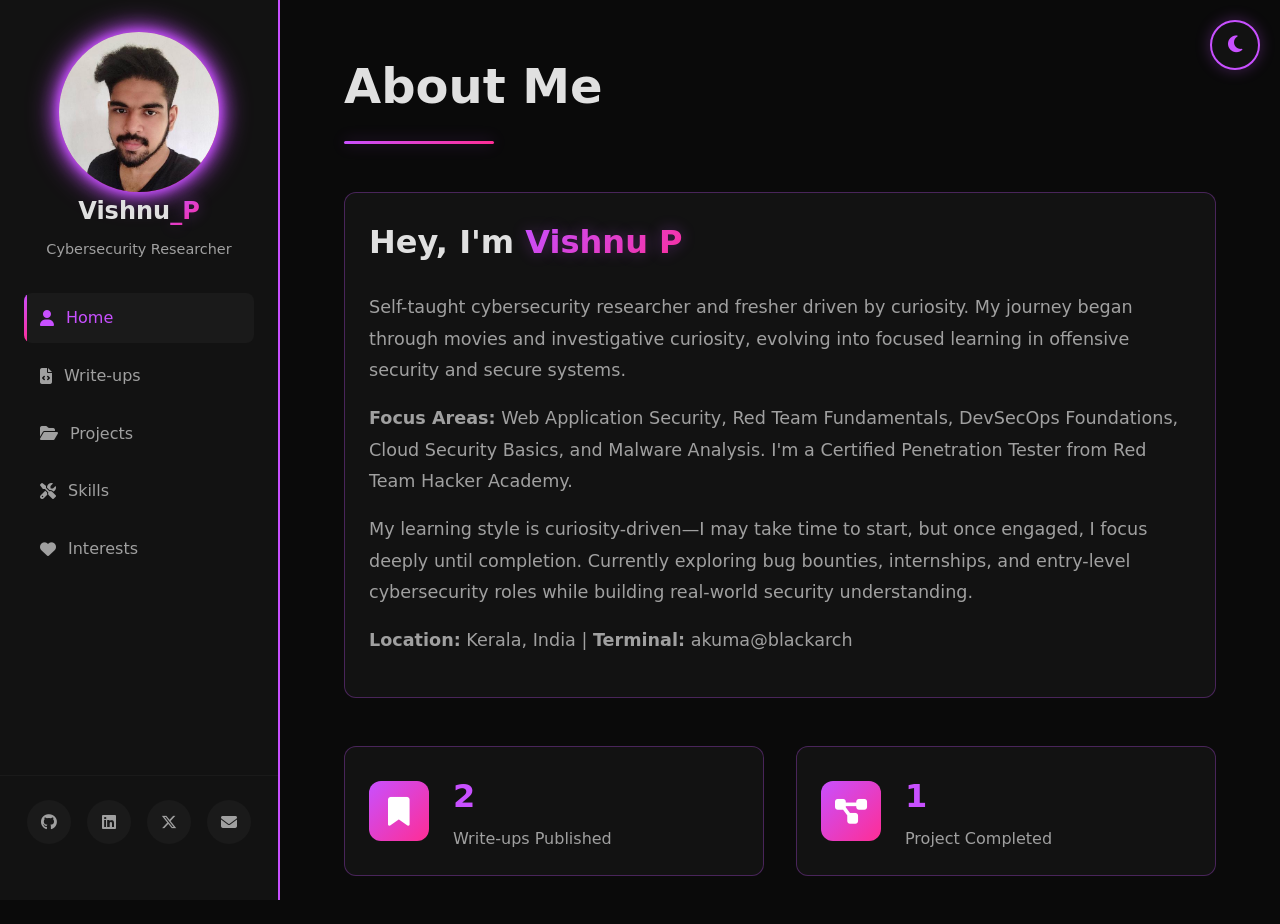
<file: index.html>
<!DOCTYPE html>
<html lang="en">
<head>
    <meta charset="UTF-8">
    <meta name="viewport" content="width=device-width, initial-scale=1.0">
    <title>Vishnu P | Cybersecurity Researcher (Fresher)</title>
    <link rel="stylesheet" href="assets/css/style.css">
    <link rel="stylesheet" href="https://cdnjs.cloudflare.com/ajax/libs/font-awesome/6.5.1/css/all.min.css">
</head>
<body>
    <button id="theme-toggle" class="theme-toggle" aria-label="Toggle theme">
        <i class="fas fa-moon"></i>
    </button>

    <aside class="sidebar" id="sidebar">
        <div class="sidebar-header">
           <div class="profile-img">
    <div class="avatar-placeholder">
        <img src="images/profile.jpg" alt="Profile Picture">
    </div>
</div>

            <h2 class="site-title">Vishnu<span class="neon-text">_P</span></h2>
            <p class="site-tagline">Cybersecurity Researcher</p>
        </div>

        <nav class="nav-menu">
            <ul>
                <li><a href="index.html" class="nav-link active"><i class="fas fa-user"></i> Home</a></li>
                <li><a href="writeups.html" class="nav-link"><i class="fas fa-file-code"></i> Write-ups</a></li>
                <li><a href="projects.html" class="nav-link"><i class="fas fa-folder-open"></i> Projects</a></li>
                <li><a href="#skills" class="nav-link"><i class="fas fa-tools"></i> Skills</a></li>
                <li><a href="#interests" class="nav-link"><i class="fas fa-heart"></i> Interests</a></li>
            </ul>
        </nav>

        <div class="social-links">
    <a href="https://github.com/v-dedsec" target="_blank" class="social-icon" aria-label="GitHub">
        <i class="fa-brands fa-github"></i>
    </a>

    <a href="https://www.linkedin.com/in/vishnu00p" target="_blank" class="social-icon" aria-label="LinkedIn">
        <i class="fa-brands fa-linkedin"></i>
    </a>

    <a href="https://x.com/vv9569117" target="_blank" class="social-icon" aria-label="Twitter / X">
        <i class="fa-brands fa-x-twitter"></i>
    </a>

    <a href="mailto:vv9569117@gmail.com" class="social-icon" aria-label="Email">
        <i class="fa-solid fa-envelope"></i>
    </a>
</div>


        <button class="mobile-toggle" id="mobile-toggle" aria-label="Toggle menu">
            <span class="hamburger-line"></span>
            <span class="hamburger-line"></span>
            <span class="hamburger-line"></span>
        </button>
    </aside>

    <div class="mobile-backdrop" id="mobile-backdrop"></div>

    <main class="main-content">
        <section id="about" class="content-section active">
            <div class="section-header">
                <h1 class="glitch" data-text="About Me">About Me</h1>
                <div class="header-line"></div>
            </div>

            <div class="about-content">
                <div class="intro-box neon-box">
                    <h2>Hey, I'm <span class="neon-text">Vishnu P</span></h2>
                    <p>Self-taught cybersecurity researcher and fresher driven by curiosity. My journey began through movies and investigative curiosity, evolving into focused learning in offensive security and secure systems.</p>

                    <p><strong>Focus Areas:</strong> Web Application Security, Red Team Fundamentals, DevSecOps Foundations, Cloud Security Basics, and Malware Analysis. I'm a Certified Penetration Tester from Red Team Hacker Academy.</p>

                    <p>My learning style is curiosity-driven—I may take time to start, but once engaged, I focus deeply until completion. Currently exploring bug bounties, internships, and entry-level cybersecurity roles while building real-world security understanding.</p>

                    <p><strong>Location:</strong> Kerala, India | <strong>Terminal:</strong> akuma@blackarch</p>
                </div>

                <div class="quick-stats">
                    <div class="stat-card neon-box">
                        <div class="stat-icon"><i class="fas fa-bookmark"></i></div>
                        <div class="stat-info">
                            <h3>2</h3>
                            <p>Write-ups Published</p>
                        </div>
                    </div>
                    <div class="stat-card neon-box">
                        <div class="stat-icon"><i class="fas fa-project-diagram"></i></div>
                        <div class="stat-info">
                            <h3>1</h3>
                            <p>Project Completed</p>
                        </div>
                    </div>
                  
                </div>
            </div>
        </section>

        <section id="skills" class="content-section">
            <div class="section-header">
                <h1 class="glitch" data-text="Skills & Tools">Skills & Tools</h1>
                <div class="header-line"></div>
            </div>

            <div class="skills-container">
                <div class="skill-category neon-box">
                    <h3><i class="fas fa-crosshairs"></i> Penetration Testing</h3>
                    <div class="skill-list">
                        <div class="skill-item"><i class="fas fa-terminal"></i> <span>Burp Suite</span></div>
                        <div class="skill-item"><i class="fas fa-terminal"></i> <span>Metasploit</span></div>
                        <div class="skill-item"><i class="fas fa-terminal"></i> <span>Nmap</span></div>
                        <div class="skill-item"><i class="fas fa-terminal"></i> <span>Nuclei</span></div>
                        <div class="skill-item"><i class="fas fa-terminal"></i> <span>SQLMap</span></div>
                        <div class="skill-item"><i class="fas fa-terminal"></i> <span>Gobuster</span></div>
                    </div>
                </div>

                <div class="skill-category neon-box">
                    <h3><i class="fas fa-code"></i> Programming & Scripting</h3>
                    <div class="skill-list">
                        <div class="skill-item"><i class="fab fa-python"></i> <span>Python</span></div>
                        <div class="skill-item"><i class="fas fa-terminal"></i> <span>Bash</span></div>
                        <div class="skill-item"><i class="fab fa-js"></i> <span>JavaScript</span></div>
                        <div class="skill-item"><i class="fas fa-sparkles"></i> <span>AI-assisted Development</span></div>
                    </div>
                </div>

                <div class="skill-category neon-box">
                    <h3><i class="fas fa-microscope"></i> DevSecOps & Cloud</h3>
                    <div class="skill-list">
                        <div class="skill-item"><i class="fas fa-docker"></i> <span>Docker</span></div>
                        <div class="skill-item"><i class="fab fa-linux"></i> <span>Linux Security</span></div>
                        <div class="skill-item"><i class="fas fa-cloud"></i> <span>Cloud Security</span></div>
                        <div class="skill-item"><i class="fas fa-lock"></i> <span>CI/CD Security</span></div>
                    </div>
                </div>

                <div class="skill-category neon-box">
                    <h3><i class="fas fa-book"></i> Core Concepts</h3>
                    <div class="skill-list">
                        <div class="skill-item"><i class="fas fa-network-wired"></i> <span>Networking Fundamentals</span></div>
                        <div class="skill-item"><i class="fab fa-linux"></i> <span>Linux Basics</span></div>
                        <div class="skill-item"><i class="fas fa-globe"></i> <span>Web Architecture</span></div>
                        <div class="skill-item"><i class="fas fa-shield-alt"></i> <span>Security Fundamentals</span></div>
                    </div>
                </div>
            </div>
        </section>

        <section id="interests" class="content-section">
            <div class="section-header">
                <h1 class="glitch" data-text="Interests">Interests</h1>
                <div class="header-line"></div>
            </div>

            <div class="interests-grid">
                <div class="interest-card neon-box">
                    <div class="interest-icon"><i class="fas fa-shield-alt"></i></div>
                    <h3>Cybersecurity Research</h3>
                    <p>Driven by curiosity to explore offensive security, red teaming fundamentals, and vulnerability analysis. Learning hands-on with experimental projects and real-world scenarios.</p>
                </div>

                <div class="interest-card neon-box">
                    <div class="interest-icon"><i class="fas fa-film"></i></div>
                    <h3>Anime & Cyberpunk Culture</h3>
                    <p>Passionate about anime, cyberpunk narratives, and hacker culture. These interests sparked my cybersecurity journey and continue to inspire my approach to technology.</p>
                </div>

                <div class="interest-card neon-box">
                    <div class="interest-icon"><i class="fas fa-terminal"></i></div>
                    <h3>Red Team & Penetration Testing</h3>
                    <p>Focused on learning red team fundamentals with an enumeration mindset. Certified Penetration Tester exploring methodologies and building practical attack skills.</p>
                </div>

                <div class="interest-card neon-box">
                    <div class="interest-icon"><i class="fas fa-laptop-code"></i></div>
                    <h3>Web & Cloud Security</h3>
                    <p>Exploring web application security, DevSecOps foundations, and cloud security basics. Building understanding through labs, automation, and hands-on projects.</p>
                </div>

                <div class="interest-card neon-box">
                    <div class="interest-icon"><i class="fas fa-graduation-cap"></i></div>
                    <h3>Continuous Learning</h3>
                    <p>Curiosity-driven learning approach with focus on depth and completion. Actively working through TryHackMe labs, certifications, and self-directed security research.</p>
                </div>

                <div class="interest-card neon-box">
                    <div class="interest-icon"><i class="fas fa-rocket"></i></div>
                    <h3>Bug Bounties & Career</h3>
                    <p>Preparing for bug bounty programs while exploring internships and entry-level cybersecurity roles. Building real-world experience and contributing to security research community.</p>
                </div>
            </div>
        </section>
    </main>

    <script src="assets/js/script.js"></script>
</body>
</html>
</file>
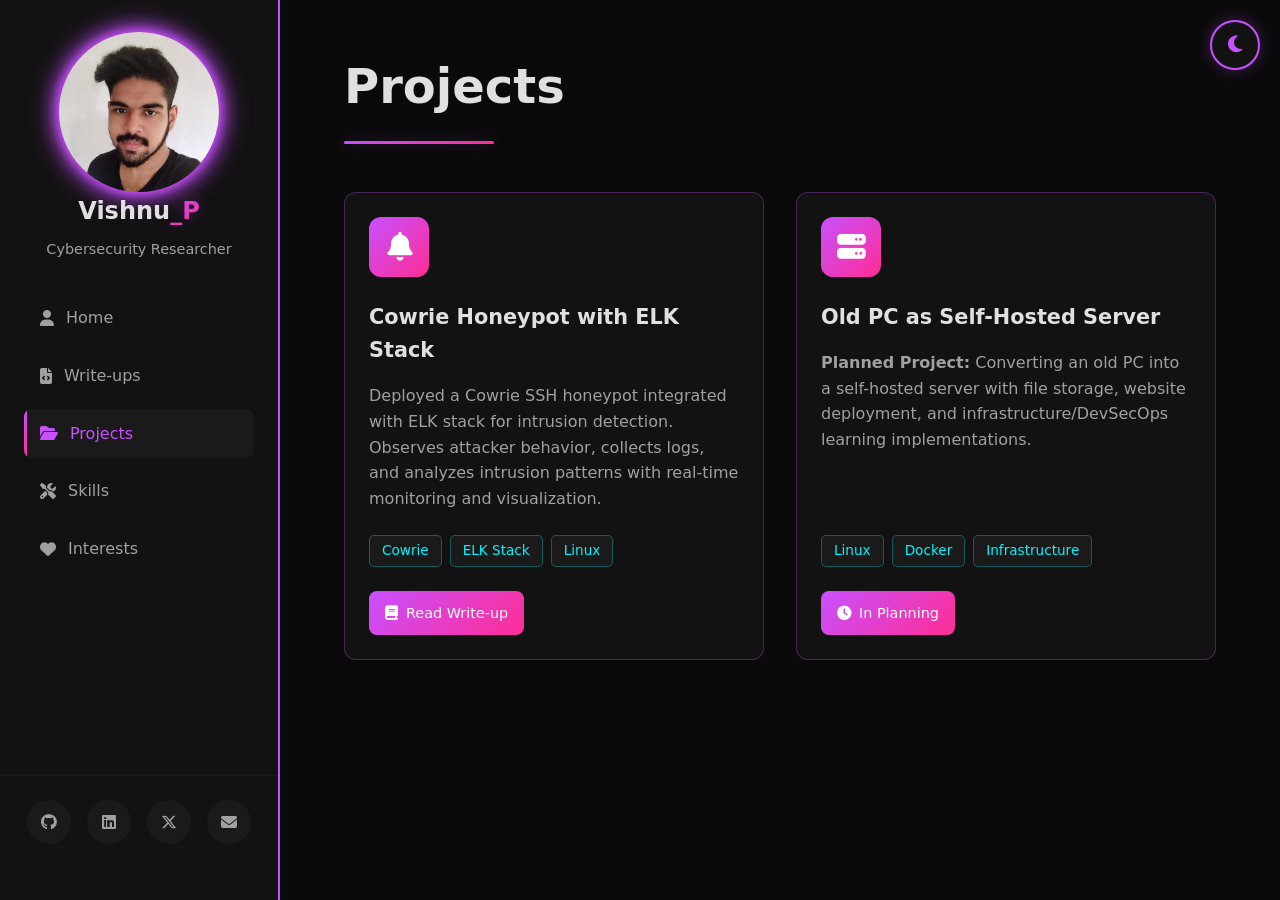
<file: projects.html>
<!DOCTYPE html>
<html lang="en">
<head>
    <meta charset="UTF-8">
    <meta name="viewport" content="width=device-width, initial-scale=1.0">
    <title>Projects | Vishnu P</title>
    <link rel="stylesheet" href="assets/css/style.css">
    <link rel="stylesheet" href="https://cdnjs.cloudflare.com/ajax/libs/font-awesome/6.5.1/css/all.min.css">
</head>
<body>
    <button id="theme-toggle" class="theme-toggle" aria-label="Toggle theme">
        <i class="fas fa-moon"></i>
    </button>

    <aside class="sidebar" id="sidebar">
        <div class="sidebar-header">
            <div class="profile-img">
                <div class="avatar-placeholder">
                    <img src="images/profile.jpg" alt="Profile Picture">
                </div>
            </div>

            <h2 class="site-title">Vishnu<span class="neon-text">_P</span></h2>
            <p class="site-tagline">Cybersecurity Researcher</p>
        </div>

        <nav class="nav-menu">
            <ul>
                <li><a href="index.html" class="nav-link"><i class="fas fa-user"></i> Home</a></li>
                <li><a href="writeups.html" class="nav-link"><i class="fas fa-file-code"></i> Write-ups</a></li>
                <li><a href="projects.html" class="nav-link active"><i class="fas fa-folder-open"></i> Projects</a></li>
                <li><a href="index.html#skills" class="nav-link"><i class="fas fa-tools"></i> Skills</a></li>
                <li><a href="index.html#interests" class="nav-link"><i class="fas fa-heart"></i> Interests</a></li>
            </ul>
        </nav>

        <div class="social-links">
            <a href="https://github.com/v-dedsec" target="_blank" class="social-icon" aria-label="GitHub">
                <i class="fa-brands fa-github"></i>
            </a>

            <a href="https://www.linkedin.com/in/vishnu00p" target="_blank" class="social-icon" aria-label="LinkedIn">
                <i class="fa-brands fa-linkedin"></i>
            </a>

            <a href="https://x.com/vv9569117" target="_blank" class="social-icon" aria-label="Twitter / X">
                <i class="fa-brands fa-x-twitter"></i>
            </a>

            <a href="mailto:vv9569117@gmail.com" class="social-icon" aria-label="Email">
                <i class="fa-solid fa-envelope"></i>
            </a>
        </div>

        <button class="mobile-toggle" id="mobile-toggle" aria-label="Toggle menu">
            <span class="hamburger-line"></span>
            <span class="hamburger-line"></span>
            <span class="hamburger-line"></span>
        </button>
    </aside>

    <div class="mobile-backdrop" id="mobile-backdrop"></div>

    <main class="main-content">
        <section class="content-section active">
            <div class="section-header">
                <h1 class="glitch" data-text="Projects">Projects</h1>
                <div class="header-line"></div>
            </div>

            <div class="projects-grid">
                <div class="project-card neon-box">
                    <div class="project-icon"><i class="fas fa-bell"></i></div>
                    <h3>Cowrie Honeypot with ELK Stack</h3>
                    <p>Deployed a Cowrie SSH honeypot integrated with ELK stack for intrusion detection. Observes attacker behavior, collects logs, and analyzes intrusion patterns with real-time monitoring and visualization.</p>
                    <div class="project-tech">
                        <span>Cowrie</span>
                        <span>ELK Stack</span>
                        <span>Linux</span>
                    </div>
                    <div class="project-links">
                        <a href="https://medium.com/@vv9569117/deploying-a-cowrie-honeypot-with-elk-stack-for-intrusion-detection-2da619762e67" target="_blank" class="btn-link"><i class="fas fa-book"></i> Read Write-up</a>
                    </div>
                </div>

                <div class="project-card neon-box">
                    <div class="project-icon"><i class="fas fa-server"></i></div>
                    <h3>Old PC as Self-Hosted Server</h3>
                    <p><strong>Planned Project:</strong> Converting an old PC into a self-hosted server with file storage, website deployment, and infrastructure/DevSecOps learning implementations.</p>
                    <div class="project-tech">
                        <span>Linux</span>
                        <span>Docker</span>
                        <span>Infrastructure</span>
                    </div>
                    <div class="project-links">
                        <a href="#projects" class="btn-link"><i class="fas fa-clock"></i> In Planning</a>
                    </div>
                </div>
            </div>
        </section>
    </main>

    <script src="assets/js/script.js"></script>
</body>
</html>
</file>
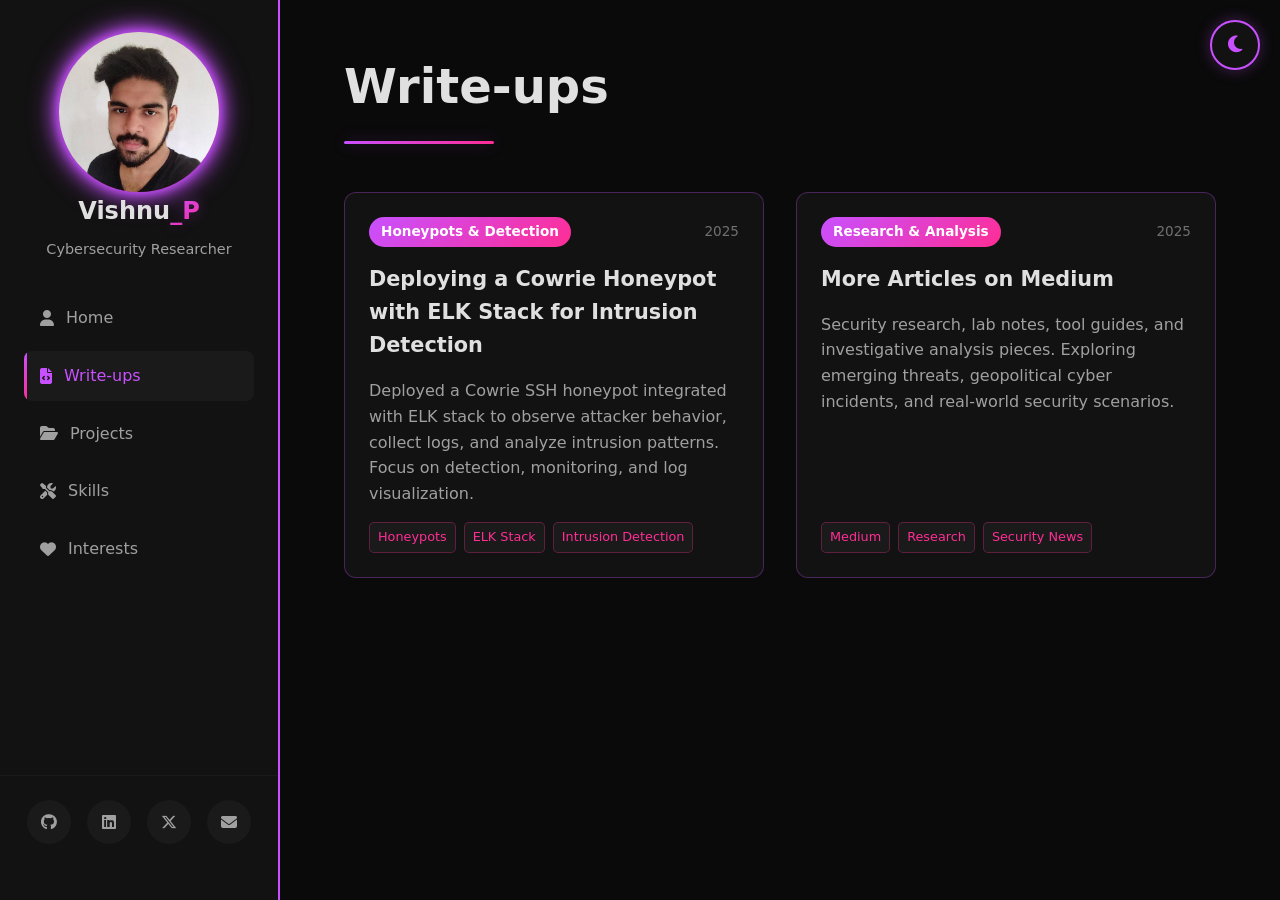
<file: writeups.html>
<!DOCTYPE html>
<html lang="en">
<head>
    <meta charset="UTF-8">
    <meta name="viewport" content="width=device-width, initial-scale=1.0">
    <title>Write-ups | Vishnu P</title>
    <link rel="stylesheet" href="assets/css/style.css">
    <link rel="stylesheet" href="https://cdnjs.cloudflare.com/ajax/libs/font-awesome/6.5.1/css/all.min.css">
</head>
<body>
    <button id="theme-toggle" class="theme-toggle" aria-label="Toggle theme">
        <i class="fas fa-moon"></i>
    </button>

    <aside class="sidebar" id="sidebar">
        <div class="sidebar-header">
            <div class="profile-img">
                <div class="avatar-placeholder">
                    <img src="images/profile.jpg" alt="Profile Picture">
                </div>
            </div>

            <h2 class="site-title">Vishnu<span class="neon-text">_P</span></h2>
            <p class="site-tagline">Cybersecurity Researcher</p>
        </div>

        <nav class="nav-menu">
            <ul>
                <li><a href="index.html" class="nav-link"><i class="fas fa-user"></i> Home</a></li>
                <li><a href="writeups.html" class="nav-link active"><i class="fas fa-file-code"></i> Write-ups</a></li>
                <li><a href="projects.html" class="nav-link"><i class="fas fa-folder-open"></i> Projects</a></li>
                <li><a href="index.html#skills" class="nav-link"><i class="fas fa-tools"></i> Skills</a></li>
                <li><a href="index.html#interests" class="nav-link"><i class="fas fa-heart"></i> Interests</a></li>
            </ul>
        </nav>

        <div class="social-links">
            <a href="https://github.com/v-dedsec" target="_blank" class="social-icon" aria-label="GitHub">
                <i class="fa-brands fa-github"></i>
            </a>

            <a href="https://www.linkedin.com/in/vishnu00p" target="_blank" class="social-icon" aria-label="LinkedIn">
                <i class="fa-brands fa-linkedin"></i>
            </a>

            <a href="https://x.com/vv9569117" target="_blank" class="social-icon" aria-label="Twitter / X">
                <i class="fa-brands fa-x-twitter"></i>
            </a>

            <a href="mailto:vv9569117@gmail.com" class="social-icon" aria-label="Email">
                <i class="fa-solid fa-envelope"></i>
            </a>
        </div>

        <button class="mobile-toggle" id="mobile-toggle" aria-label="Toggle menu">
            <span class="hamburger-line"></span>
            <span class="hamburger-line"></span>
            <span class="hamburger-line"></span>
        </button>
    </aside>

    <div class="mobile-backdrop" id="mobile-backdrop"></div>

    <main class="main-content">
        <section class="content-section active">
            <div class="section-header">
                <h1 class="glitch" data-text="Write-ups">Write-ups</h1>
                <div class="header-line"></div>
            </div>

            <div class="writeups-grid">
                <article class="writeup-card neon-box">
                    <div class="card-header">
                        <span class="category-tag">Honeypots & Detection</span>
                        <span class="date">2025</span>
                    </div>
                    <h3><a href="https://medium.com/@vv9569117/deploying-a-cowrie-honeypot-with-elk-stack-for-intrusion-detection-2da619762e67" target="_blank">Deploying a Cowrie Honeypot with ELK Stack for Intrusion Detection</a></h3>
                    <p>Deployed a Cowrie SSH honeypot integrated with ELK stack to observe attacker behavior, collect logs, and analyze intrusion patterns. Focus on detection, monitoring, and log visualization.</p>
                    <div class="card-tags">
                        <span class="tag">Honeypots</span>
                        <span class="tag">ELK Stack</span>
                        <span class="tag">Intrusion Detection</span>
                    </div>
                </article>

                <article class="writeup-card neon-box">
                    <div class="card-header">
                        <span class="category-tag">Research & Analysis</span>
                        <span class="date">2025</span>
                    </div>
                    <h3><a href="https://medium.com/@vv9569117" target="_blank">More Articles on Medium</a></h3>
                    <p>Security research, lab notes, tool guides, and investigative analysis pieces. Exploring emerging threats, geopolitical cyber incidents, and real-world security scenarios.</p>
                    <div class="card-tags">
                        <span class="tag">Medium</span>
                        <span class="tag">Research</span>
                        <span class="tag">Security News</span>
                    </div>
                </article>
            </div>
        </section>
    </main>

    <script src="assets/js/script.js"></script>
</body>
</html>
</file>
<file: assets/css/style.css>
/* ===================================
   CSS Variables for Theme Colors
   =================================== */
:root {
    /* Dark Mode Colors (Default) */
    --bg-primary: #0a0a0a;
    --bg-secondary: #121212;
    --bg-tertiary: #1a1a1a;
    --text-primary: #e0e0e0;
    --text-secondary: #a0a0a0;
    --text-muted: #707070;

    /* Neon Accent Colors */
    --neon-purple: #c850ff;
    --neon-pink: #ff2d95;
    --neon-cyan: #00f5ff;

    /* Gradient Combinations */
    --gradient-primary: linear-gradient(135deg, var(--neon-purple), var(--neon-pink));
    --gradient-secondary: linear-gradient(135deg, var(--neon-pink), var(--neon-purple));

    /* Glow Effects */
    --glow-purple: 0 0 10px var(--neon-purple), 0 0 20px var(--neon-purple), 0 0 30px var(--neon-purple);
    --glow-pink: 0 0 10px var(--neon-pink), 0 0 20px var(--neon-pink), 0 0 30px var(--neon-pink);
    --glow-soft: 0 0 15px rgba(200, 80, 255, 0.3);

    /* Sidebar Width */
    --sidebar-width: 280px;

    /* Transitions */
    --transition-speed: 0.3s;
}

/* Light Mode Colors */
body.light-mode {
    --bg-primary: #f5f5f5;
    --bg-secondary: #ffffff;
    --bg-tertiary: #e8e8e8;
    --text-primary: #1a1a1a;
    --text-secondary: #4a4a4a;
    --text-muted: #6a6a6a;

    /* Keep neon accents for cyberpunk feel */
    --neon-purple: #9d3fcc;
    --neon-pink: #d91b7a;

    --glow-purple: 0 0 10px rgba(157, 63, 204, 0.3), 0 0 20px rgba(157, 63, 204, 0.2);
    --glow-pink: 0 0 10px rgba(217, 27, 122, 0.3), 0 0 20px rgba(217, 27, 122, 0.2);
    --glow-soft: 0 0 15px rgba(157, 63, 204, 0.2);
}

/* ===================================
   Base Styles
   =================================== */
* {
    margin: 0;
    padding: 0;
    box-sizing: border-box;
}

body {
    font-family: 'Inter', 'Segoe UI', system-ui, -apple-system, sans-serif;
    background: var(--bg-primary);
    color: var(--text-primary);
    line-height: 1.6;
    overflow-x: hidden;
    transition: background var(--transition-speed), color var(--transition-speed);
    -webkit-tap-highlight-color: transparent;
    -webkit-touch-callout: none;
}

/* Custom Scrollbar */
::-webkit-scrollbar {
    width: 10px;
}

::-webkit-scrollbar-track {
    background: var(--bg-secondary);
}

::-webkit-scrollbar-thumb {
    background: var(--gradient-primary);
    border-radius: 5px;
}

::-webkit-scrollbar-thumb:hover {
    background: var(--neon-purple);
}

/* ===================================
   Theme Toggle Button
   =================================== */
.theme-toggle {
    position: fixed;
    top: 20px;
    right: 20px;
    z-index: 1000;
    background: var(--bg-secondary);
    border: 2px solid var(--neon-purple);
    color: var(--neon-purple);
    width: 50px;
    height: 50px;
    border-radius: 50%;
    cursor: pointer;
    display: flex;
    align-items: center;
    justify-content: center;
    font-size: 1.2rem;
    transition: all var(--transition-speed);
    box-shadow: var(--glow-soft);
}

.theme-toggle:hover {
    transform: rotate(180deg) scale(1.1);
    box-shadow: var(--glow-purple);
}

.theme-toggle:focus-visible {
    outline: 2px solid var(--neon-purple);
    outline-offset: 2px;
}

/* ===================================
   Sidebar Navigation
   =================================== */
.sidebar {
    position: fixed;
    left: 0;
    top: 0;
    height: 100vh;
    width: var(--sidebar-width);
    background: var(--bg-secondary);
    border-right: 2px solid var(--neon-purple);
    padding: 2rem 0;
    display: flex;
    flex-direction: column;
    z-index: 100;
    overflow-y: auto;
    transition: transform var(--transition-speed);
}

.sidebar-header {
    text-align: center;
    padding: 0 1.5rem;
    margin-bottom: 2rem;
}

.profile-img {
    margin-bottom: 1rem;
}

.avatar-placeholder {
    width: 100px;
    height: 100px;
    margin: 0 auto;
    background: var(--gradient-primary);
    border-radius: 50%;
    display: flex;
    align-items: center;
    justify-content: center;
    font-size: 2.5rem;
    color: white;
    box-shadow: var(--glow-purple);
    animation: pulse-glow 2s infinite;
}

@keyframes pulse-glow {
    0%, 100% {
        box-shadow: var(--glow-purple);
    }
    50% {
        box-shadow: var(--glow-pink);
    }
}

.site-title {
    font-size: 1.5rem;
    font-weight: 700;
    margin-bottom: 0.5rem;
    color: var(--text-primary);
}

.neon-text {
    background: var(--gradient-primary);
    -webkit-background-clip: text;
    -webkit-text-fill-color: transparent;
    background-clip: text;
    text-shadow: var(--glow-soft);
}

.site-tagline {
    color: var(--text-secondary);
    font-size: 0.9rem;
}

.nav-menu {
    flex: 1;
    padding: 0 1.5rem;
}

.nav-menu ul {
    list-style: none;
}

.nav-menu li {
    margin-bottom: 0.5rem;
}

.nav-link {
    display: flex;
    align-items: center;
    gap: 0.75rem;
    padding: 0.75rem 1rem;
    color: var(--text-secondary);
    text-decoration: none;
    border-radius: 8px;
    transition: all var(--transition-speed);
    position: relative;
    overflow: hidden;
    min-height: 44px;
    touch-action: manipulation;
}

.nav-link::before {
    content: '';
    position: absolute;
    left: 0;
    top: 0;
    height: 100%;
    width: 3px;
    background: var(--gradient-primary);
    transform: scaleY(0);
    transition: transform var(--transition-speed);
}

.nav-link:hover,
.nav-link.active {
    background: var(--bg-tertiary);
    color: var(--neon-purple);
}

.nav-link.active::before {
    transform: scaleY(1);
}

.nav-link:focus-visible {
    outline: 2px solid var(--neon-purple);
    outline-offset: -2px;
}

.social-links {
    display: flex;
    justify-content: center;
    gap: 1rem;
    padding: 1.5rem;
    border-top: 1px solid var(--bg-tertiary);
}

.social-icon {
    width: 40px;
    height: 40px;
    min-width: 44px;
    min-height: 44px;
    display: flex;
    align-items: center;
    justify-content: center;
    border-radius: 50%;
    background: var(--bg-tertiary);
    color: var(--text-secondary);
    text-decoration: none;
    transition: all var(--transition-speed);
    touch-action: manipulation;
}

.social-icon:hover {
    background: var(--gradient-primary);
    color: white;
    transform: translateY(-3px);
    box-shadow: var(--glow-purple);
}

.social-icon:focus-visible {
    outline: 2px solid var(--neon-purple);
    outline-offset: 2px;
}

.mobile-toggle {
    display: none;
    position: fixed;
    top: 20px;
    left: 20px;
    z-index: 9999;
    background: var(--bg-secondary);
    border: 2px solid var(--neon-purple);
    width: 50px;
    height: 50px;
    border-radius: 8px;
    cursor: pointer;
    flex-direction: column;
    align-items: center;
    justify-content: center;
    gap: 5px;
    transition: all var(--transition-speed);
}

.mobile-toggle:hover {
    box-shadow: var(--glow-purple);
}

.mobile-toggle:active {
    transform: scale(0.95);
}

.mobile-toggle:focus-visible {
    outline: 2px solid var(--neon-purple);
    outline-offset: 2px;
}

.hamburger-line {
    width: 25px;
    height: 3px;
    background: var(--neon-purple);
    border-radius: 2px;
    transition: all var(--transition-speed);
}

.mobile-toggle.active .hamburger-line:nth-child(1) {
    transform: translateY(8px) rotate(45deg);
}

.mobile-toggle.active .hamburger-line:nth-child(2) {
    opacity: 0;
}

.mobile-toggle.active .hamburger-line:nth-child(3) {
    transform: translateY(-8px) rotate(-45deg);
}

.mobile-backdrop {
    display: none;
    position: fixed;
    top: 0;
    left: 0;
    width: 100%;
    height: 100%;
    background: rgba(0, 0, 0, 0.7);
    backdrop-filter: blur(5px);
    z-index: 500;
    opacity: 0;
    transition: opacity var(--transition-speed);
}

.mobile-backdrop.active {
    display: block;
    opacity: 1;
}

/* ===================================
   Main Content Area
   =================================== */
.main-content {
    margin-left: var(--sidebar-width);
    min-height: 100vh;
    padding: 3rem 4rem;
}

.content-section {
    display: none;
    animation: fadeIn 0.5s ease-in;
}

.content-section.active {
    display: block;
}

@keyframes fadeIn {
    from {
        opacity: 0;
        transform: translateY(20px);
    }
    to {
        opacity: 1;
        transform: translateY(0);
    }
}

.section-header {
    margin-bottom: 3rem;
}

.section-header h1 {
    font-size: 3rem;
    font-weight: 800;
    margin-bottom: 1rem;
    position: relative;
    display: inline-block;
}

.glitch {
    color: var(--text-primary);
    position: relative;
}

.glitch::before {
    content: attr(data-text);
    position: absolute;
    left: -2px;
    text-shadow: 2px 0 var(--neon-pink);
    animation: glitch-1 0.3s infinite;
    opacity: 0;
}

.glitch:hover::before {
    opacity: 0.8;
}

@keyframes glitch-1 {
    0%, 100% {
        clip-path: inset(0 0 0 0);
    }
    20% {
        clip-path: inset(10% 0 85% 0);
    }
    40% {
        clip-path: inset(80% 0 10% 0);
    }
    60% {
        clip-path: inset(50% 0 30% 0);
    }
    80% {
        clip-path: inset(20% 0 60% 0);
    }
}

.header-line {
    height: 3px;
    width: 150px;
    background: var(--gradient-primary);
    border-radius: 2px;
    box-shadow: var(--glow-soft);
}

/* ===================================
   Neon Box Style (Universal)
   =================================== */
.neon-box {
    background: var(--bg-secondary);
    border: 1px solid rgba(200, 80, 255, 0.3);
    border-radius: 12px;
    padding: 1.5rem;
    transition: all var(--transition-speed);
    position: relative;
}

.neon-box::before {
    content: '';
    position: absolute;
    inset: -1px;
    background: var(--gradient-primary);
    border-radius: 12px;
    opacity: 0;
    transition: opacity var(--transition-speed);
    z-index: -1;
}

.neon-box:hover {
    transform: translateY(-5px);
    box-shadow: var(--glow-soft);
}

.neon-box:hover::before {
    opacity: 0.2;
}

/* ===================================
   About Section
   =================================== */
.about-content {
    max-width: 1200px;
}

.intro-box {
    margin-bottom: 3rem;
}

.intro-box h2 {
    font-size: 2rem;
    margin-bottom: 1.5rem;
    color: var(--text-primary);
}

.intro-box p {
    margin-bottom: 1rem;
    color: var(--text-secondary);
    font-size: 1.1rem;
    line-height: 1.8;
}

.quick-stats {
    display: grid;
    grid-template-columns: repeat(auto-fit, minmax(250px, 1fr));
    gap: 2rem;
}

.stat-card {
    display: flex;
    align-items: center;
    gap: 1.5rem;
}

.stat-icon {
    width: 60px;
    height: 60px;
    background: var(--gradient-primary);
    border-radius: 12px;
    display: flex;
    align-items: center;
    justify-content: center;
    font-size: 1.8rem;
    color: white;
    flex-shrink: 0;
}

.stat-info h3 {
    font-size: 2rem;
    color: var(--neon-purple);
    margin-bottom: 0.25rem;
}

.stat-info p {
    color: var(--text-secondary);
}

/* ===================================
   Write-ups Section
   =================================== */
.writeups-grid {
    display: grid;
    grid-template-columns: repeat(auto-fill, minmax(350px, 1fr));
    gap: 2rem;
}

.writeup-card {
    display: flex;
    flex-direction: column;
    height: 100%;
}

.card-header {
    display: flex;
    justify-content: space-between;
    align-items: center;
    margin-bottom: 1rem;
}

.category-tag {
    background: var(--gradient-primary);
    color: white;
    padding: 0.25rem 0.75rem;
    border-radius: 20px;
    font-size: 0.85rem;
    font-weight: 600;
}

.date {
    color: var(--text-muted);
    font-size: 0.85rem;
}

.writeup-card h3 {
    margin-bottom: 1rem;
    font-size: 1.3rem;
}

.writeup-card h3 a {
    color: var(--text-primary);
    text-decoration: none;
    transition: color var(--transition-speed);
}

.writeup-card h3 a:hover {
    color: var(--neon-purple);
}

.writeup-card p {
    color: var(--text-secondary);
    margin-bottom: 1rem;
    flex: 1;
}

.card-tags {
    display: flex;
    flex-wrap: wrap;
    gap: 0.5rem;
}

.tag {
    background: var(--bg-tertiary);
    color: var(--neon-pink);
    padding: 0.25rem 0.5rem;
    border-radius: 5px;
    font-size: 0.8rem;
    border: 1px solid rgba(255, 45, 149, 0.3);
}

/* ===================================
   Projects Section
   =================================== */
.projects-grid {
    display: grid;
    grid-template-columns: repeat(auto-fill, minmax(350px, 1fr));
    gap: 2rem;
}

.project-card {
    display: flex;
    flex-direction: column;
}

.project-icon {
    width: 60px;
    height: 60px;
    background: var(--gradient-primary);
    border-radius: 12px;
    display: flex;
    align-items: center;
    justify-content: center;
    font-size: 1.8rem;
    color: white;
    margin-bottom: 1.5rem;
}

.project-card h3 {
    margin-bottom: 1rem;
    font-size: 1.3rem;
    color: var(--text-primary);
}

.project-card p {
    color: var(--text-secondary);
    margin-bottom: 1.5rem;
    flex: 1;
}

.project-tech {
    display: flex;
    flex-wrap: wrap;
    gap: 0.5rem;
    margin-bottom: 1.5rem;
}

.project-tech span {
    background: var(--bg-tertiary);
    color: var(--neon-cyan);
    padding: 0.25rem 0.75rem;
    border-radius: 5px;
    font-size: 0.85rem;
    border: 1px solid rgba(0, 245, 255, 0.3);
}

.project-links {
    display: flex;
    gap: 1rem;
}

.btn-link {
    display: inline-flex;
    align-items: center;
    gap: 0.5rem;
    padding: 0.5rem 1rem;
    min-height: 44px;
    background: var(--gradient-primary);
    color: white;
    text-decoration: none;
    border-radius: 8px;
    font-size: 0.9rem;
    transition: all var(--transition-speed);
    touch-action: manipulation;
}

.btn-link:hover {
    transform: translateY(-2px);
    box-shadow: var(--glow-purple);
}

.btn-link:focus-visible {
    outline: 2px solid var(--neon-purple);
    outline-offset: 2px;
}

/* ===================================
   Skills Section
   =================================== */
.skills-container {
    display: grid;
    grid-template-columns: repeat(auto-fit, minmax(300px, 1fr));
    gap: 2rem;
}

.skill-category h3 {
    margin-bottom: 1.5rem;
    font-size: 1.3rem;
    color: var(--text-primary);
    display: flex;
    align-items: center;
    gap: 0.5rem;
}

.skill-category h3 i {
    color: var(--neon-purple);
}

.skill-list {
    display: grid;
    gap: 1rem;
}

.skill-item {
    display: flex;
    align-items: center;
    gap: 1rem;
    padding: 0.75rem;
    background: var(--bg-tertiary);
    border-radius: 8px;
    border-left: 3px solid var(--neon-purple);
    transition: all var(--transition-speed);
}

.skill-item:hover {
    transform: translateX(5px);
    background: var(--bg-primary);
}

.skill-item i {
    color: var(--neon-pink);
    font-size: 1.2rem;
}

.skill-item span {
    color: var(--text-primary);
    font-weight: 500;
}

/* ===================================
   Interests Section
   =================================== */
.interests-grid {
    display: grid;
    grid-template-columns: repeat(auto-fit, minmax(300px, 1fr));
    gap: 2rem;
}

.interest-card {
    text-align: center;
}

.interest-icon {
    width: 80px;
    height: 80px;
    margin: 0 auto 1.5rem;
    background: var(--gradient-primary);
    border-radius: 50%;
    display: flex;
    align-items: center;
    justify-content: center;
    font-size: 2rem;
    color: white;
    transition: all var(--transition-speed);
}

.interest-card:hover .interest-icon {
    transform: scale(1.1) rotate(10deg);
    box-shadow: var(--glow-purple);
}

.interest-card h3 {
    margin-bottom: 1rem;
    font-size: 1.3rem;
    color: var(--text-primary);
}

.interest-card p {
    color: var(--text-secondary);
}

/* ===================================
   Responsive Design
   =================================== */

/* Desktop/Laptop (1024px - 1199px) */
@media (max-width: 1199px) {
    .main-content {
        padding: 3rem 2.5rem;
    }
}

/* Tablet Landscape (992px - 1023px) */
@media (max-width: 1023px) {
    :root {
        --sidebar-width: 260px;
    }

    .main-content {
        padding: 3rem 2rem;
    }

    .section-header h1 {
        font-size: 2.5rem;
    }

    .writeups-grid,
    .projects-grid {
        grid-template-columns: repeat(auto-fill, minmax(300px, 1fr));
    }

    .interests-grid,
    .skills-container {
        grid-template-columns: repeat(auto-fit, minmax(280px, 1fr));
    }
}

/* Tablet Portrait (768px - 991px) */
@media (max-width: 991px) {
    .sidebar {
        transform: translateX(-100%);
        width: 85%;
        max-width: 320px;
        box-shadow: 2px 0 10px rgba(0, 0, 0, 0.5);
        transition: transform 0.4s cubic-bezier(0.4, 0, 0.2, 1);
        position: fixed;
        top: 0;
        left: 0;
        height: 100vh;
        z-index: 1000;
    }

    .sidebar.active {
        transform: translateX(0);
        box-shadow: 2px 0 20px rgba(0, 0, 0, 0.8);
    }

    .main-content {
        margin-left: 0;
        padding: 6rem 2rem 2rem;
    }

    .mobile-toggle {
        display: flex;
    }

    .theme-toggle {
        top: 20px;
        right: 20px;
    }

    .section-header h1 {
        font-size: 2.2rem;
    }

    .writeups-grid,
    .projects-grid,
    .interests-grid,
    .skills-container {
        grid-template-columns: 1fr;
    }

    .quick-stats {
        grid-template-columns: repeat(auto-fit, minmax(200px, 1fr));
    }

    .stat-card {
        justify-content: center;
    }

    .project-links {
        flex-direction: column;
    }

    .btn-link {
        justify-content: center;
    }
}

/* Mobile Landscape (576px - 767px) */
@media (max-width: 767px) {
    .main-content {
        padding: 5.5rem 1.5rem 2rem;
    }

    .section-header h1 {
        font-size: 2rem;
    }

    .header-line {
        width: 100px;
    }

    .intro-box h2 {
        font-size: 1.75rem;
    }

    .intro-box p {
        font-size: 1rem;
    }

    .quick-stats {
        grid-template-columns: 1fr;
        gap: 1.5rem;
    }

    .stat-card {
        padding: 1.25rem;
    }

    .stat-icon {
        width: 50px;
        height: 50px;
        font-size: 1.5rem;
    }

    .stat-info h3 {
        font-size: 1.75rem;
    }

    .writeup-card,
    .project-card,
    .interest-card {
        padding: 1.25rem;
    }

    .card-header {
        flex-direction: column;
        align-items: flex-start;
        gap: 0.5rem;
    }

    .social-links {
        gap: 0.75rem;
        padding: 1rem;
    }

    .social-icon {
        width: 36px;
        height: 36px;
        font-size: 0.9rem;
    }

    .nav-link {
        padding: 0.65rem 1rem;
        font-size: 0.95rem;
    }

    .sidebar-header {
        padding: 0 1.25rem;
    }
}

/* Mobile Portrait (480px - 575px) */
@media (max-width: 575px) {
    .theme-toggle {
        width: 45px;
        height: 45px;
        font-size: 1rem;
    }

    .mobile-toggle {
        width: 45px;
        height: 45px;
        font-size: 1rem;
    }

    .main-content {
        padding: 5rem 1.25rem 1.5rem;
    }

    .section-header {
        margin-bottom: 2rem;
    }

    .section-header h1 {
        font-size: 1.75rem;
    }

    .intro-box,
    .neon-box {
        padding: 1.25rem;
    }

    .intro-box h2 {
        font-size: 1.5rem;
    }

    .intro-box p {
        font-size: 0.95rem;
    }

    .writeups-grid,
    .projects-grid,
    .interests-grid,
    .skills-container {
        gap: 1.5rem;
    }

    .interest-icon {
        width: 70px;
        height: 70px;
        font-size: 1.75rem;
    }

    .project-icon {
        width: 50px;
        height: 50px;
        font-size: 1.5rem;
    }

    .skill-category h3 {
        font-size: 1.1rem;
    }

    .skill-item {
        padding: 0.6rem;
        font-size: 0.9rem;
    }

    .card-tags,
    .project-tech {
        gap: 0.4rem;
    }

    .tag,
    .project-tech span {
        font-size: 0.75rem;
        padding: 0.2rem 0.4rem;
    }
}

/* Small Mobile (320px - 479px) */
@media (max-width: 479px) {
    .theme-toggle {
        width: 40px;
        height: 40px;
        font-size: 0.9rem;
        top: 15px;
        right: 15px;
    }

    .mobile-toggle {
        width: 40px;
        height: 40px;
        top: 15px;
        left: 15px;
        gap: 4px;
    }

    .hamburger-line {
        width: 22px;
        height: 2.5px;
    }

    .mobile-toggle.active .hamburger-line:nth-child(1) {
        transform: translateY(6.5px) rotate(45deg);
    }

    .mobile-toggle.active .hamburger-line:nth-child(3) {
        transform: translateY(-6.5px) rotate(-45deg);
    }

    .main-content {
        padding: 4.5rem 1rem 1.5rem;
    }

    .section-header h1 {
        font-size: 1.5rem;
    }

    .header-line {
        width: 80px;
        height: 2px;
    }

    .sidebar-header {
        padding: 0 1rem;
    }

    .profile-img {
        width: 120px;
        height: 120px;
    }

    .avatar-placeholder {
        font-size: 2rem;
    }

    .site-title {
        font-size: 1.25rem;
    }

    .site-tagline {
        font-size: 0.85rem;
    }

    .nav-link {
        padding: 0.6rem 0.75rem;
        font-size: 0.9rem;
    }

    .social-icon {
        width: 32px;
        height: 32px;
        font-size: 0.9rem;
    }

    .intro-box h2 {
        font-size: 1.3rem;
    }

    .intro-box p,
    .writeup-card p,
    .project-card p,
    .interest-card p {
        font-size: 0.9rem;
    }

    .stat-info h3 {
        font-size: 1.5rem;
    }

    .stat-info p {
        font-size: 0.85rem;
    }

    .writeup-card h3,
    .project-card h3,
    .interest-card h3 {
        font-size: 1.1rem;
    }

    .category-tag {
        font-size: 0.75rem;
        padding: 0.2rem 0.6rem;
    }

    .btn-link {
        font-size: 0.85rem;
        padding: 0.45rem 0.85rem;
    }
}

/* Extra Small Mobile (< 320px) */
@media (max-width: 319px) {
    .main-content {
        padding: 4rem 0.75rem 1rem;
    }

    .section-header h1 {
        font-size: 1.35rem;
    }

    .intro-box,
    .neon-box {
        padding: 1rem;
    }

    .intro-box h2 {
        font-size: 1.2rem;
    }

    .stat-card {
        flex-direction: column;
        text-align: center;
    }
}

/* Landscape orientation adjustments */
@media (max-height: 600px) and (orientation: landscape) {
    .sidebar {
        padding: 1rem 0;
    }

    .sidebar-header {
        margin-bottom: 1rem;
    }

    .profile-img {
        width: 80px;
        height: 80px;
    }

    .avatar-placeholder {
        font-size: 1.5rem;
    }

    .site-title {
        font-size: 1.1rem;
    }

    .nav-link {
        padding: 0.5rem 0.75rem;
    }

    .social-links {
        padding: 1rem;
    }
}

/* Print styles */
@media print {
    .sidebar,
    .theme-toggle,
    .mobile-toggle {
        display: none;
    }

    .main-content {
        margin-left: 0;
        padding: 1rem;
    }

    .neon-box {
        border: 1px solid #000;
        box-shadow: none;
    }

    body {
        background: white;
        color: black;
    }
}

/* Profile Pic  */

.profile-img {
    width: 160px;
    height: 160px;
    margin: 0 auto;
}

.avatar-placeholder {
    width: 100%;
    height: 100%;
    border-radius: 50%;
    overflow: hidden;
    display: flex;
    align-items: center;
    justify-content: center;
}

.avatar-placeholder img {
    width: 100%;
    height: 100%;
    object-fit: cover;
}
</file>
